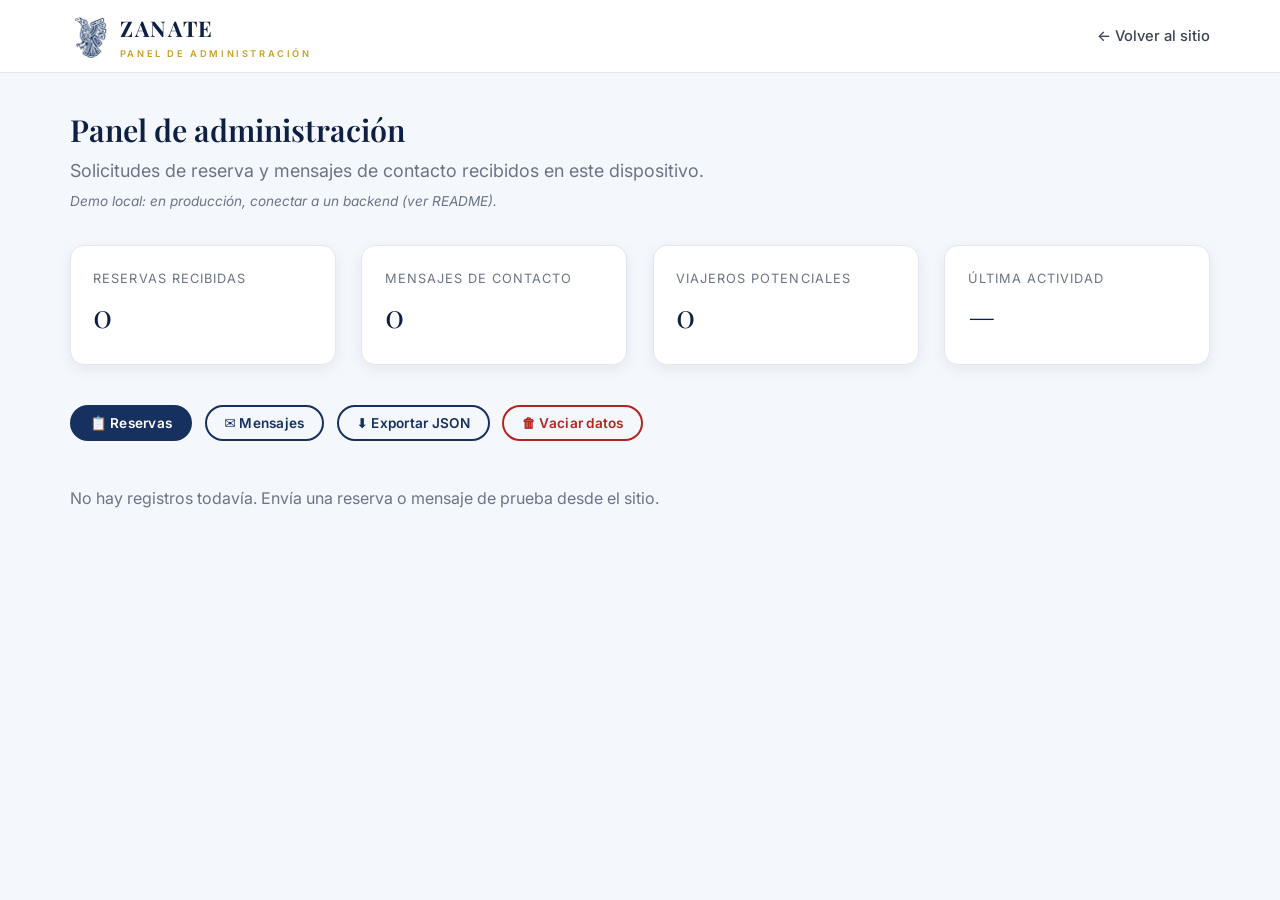
<file: admin.html>
<!DOCTYPE html>
<html lang="es">
<head>
  <meta charset="UTF-8">
  <meta name="viewport" content="width=device-width, initial-scale=1.0">
  <title>Panel de Administración · Zanate Tours</title>
  <meta name="robots" content="noindex, nofollow">
  <link rel="icon" type="image/png" href="assets/logo.png">
  <link href="https://fonts.googleapis.com/css2?family=Playfair+Display:wght@600;700&family=Inter:wght@400;500;600&display=swap" rel="stylesheet">
  <link rel="stylesheet" href="css/styles.css">
</head>
<body style="background:var(--azul-050)">
<header class="header">
  <div class="contenedor header__inner">
    <a class="marca" href="index.html">
      <img src="assets/logo.png" alt="Logotipo Zanate">
      <span class="marca__nombre">ZANATE<span class="marca__sub">Panel de administración</span></span>
    </a>
    <nav class="nav"><a href="index.html">← Volver al sitio</a></nav>
  </div>
</header>

<main class="seccion" style="padding-top:2.5rem">
  <div class="contenedor">
    <h1 style="font-size:1.9rem; margin-bottom:.5rem">Panel de administración</h1>
    <p class="lead" style="margin-bottom:2rem">Solicitudes de reserva y mensajes de contacto recibidos en este dispositivo.
      <em style="font-size:.85rem; display:block; margin-top:.3rem">Demo local: en producción, conectar a un backend (ver README).</em></p>

    <div class="grid grid--4" style="margin-bottom:2.5rem" id="tarjetas-kpi"></div>

    <div style="display:flex; gap:.8rem; margin-bottom:1.2rem; flex-wrap:wrap">
      <button class="btn btn--primario btn--sm" data-vista="reservas">📋 Reservas</button>
      <button class="btn btn--contorno btn--sm" data-vista="contactos">✉️ Mensajes</button>
      <button class="btn btn--contorno btn--sm" id="btn-exportar">⬇️ Exportar JSON</button>
      <button class="btn btn--contorno btn--sm" id="btn-limpiar" style="color:#B3261E; border-color:#B3261E">🗑 Vaciar datos</button>
    </div>

    <div style="overflow-x:auto">
      <table class="tabla" id="tabla">
        <thead></thead>
        <tbody></tbody>
      </table>
    </div>
    <p id="vacio" style="margin-top:1.5rem; color:var(--gris-500)" hidden>No hay registros todavía. Envía una reserva o mensaje de prueba desde el sitio.</p>
  </div>
</main>

<script src="js/data.js"></script>
<script>
(function () {
  const COLS = {
    reservas: ["_fecha", "nombre", "correo", "fecha", "personas", "idioma", "duracion", "intereses", "total_estimado"],
    contactos: ["_fecha", "nombre", "correo", "asunto", "mensaje"]
  };
  const TITULOS = {
    _fecha: "Recibido", nombre: "Nombre", correo: "Correo", fecha: "Fecha tour", personas: "Pax",
    idioma: "Idioma", duracion: "Duración", intereses: "Intereses", total_estimado: "Total est.",
    asunto: "Asunto", mensaje: "Mensaje"
  };
  let vista = "reservas";

  function leer(c) { return JSON.parse(localStorage.getItem("zanate_" + c) || "[]"); }

  function pintarKPIs() {
    const r = leer("reservas"), c = leer("contactos");
    const pax = r.reduce((s, x) => s + (parseInt(x.personas, 10) || 0), 0);
    const kpis = [
      ["Reservas recibidas", r.length],
      ["Mensajes de contacto", c.length],
      ["Viajeros potenciales", pax],
      ["Última actividad", (r.concat(c).slice(-1)[0] || {})._fecha ? new Date(r.concat(c).slice(-1)[0]._fecha).toLocaleDateString("es-MX") : "—"]
    ];
    document.getElementById("tarjetas-kpi").innerHTML = kpis.map(k =>
      '<div class="tarjeta" style="padding:1.4rem"><div style="font-size:.8rem; color:var(--gris-500); text-transform:uppercase; letter-spacing:.08em">' + k[0] +
      '</div><div style="font-family:var(--fuente-titulo); font-size:2rem; color:var(--azul-900)">' + k[1] + "</div></div>"
    ).join("");
  }

  function pintarTabla() {
    const datos = leer(vista);
    const cols = COLS[vista];
    document.querySelector("#tabla thead").innerHTML =
      "<tr>" + cols.map(c => "<th>" + TITULOS[c] + "</th>").join("") + "</tr>";
    document.querySelector("#tabla tbody").innerHTML = datos.map(d =>
      "<tr>" + cols.map(c => "<td>" + (c === "_fecha" && d[c] ? new Date(d[c]).toLocaleString("es-MX") : (d[c] || "—")) + "</td>").join("") + "</tr>"
    ).join("");
    document.getElementById("vacio").hidden = datos.length > 0;
    document.getElementById("tabla").style.display = datos.length ? "table" : "none";
  }

  document.querySelectorAll("[data-vista]").forEach(b => b.addEventListener("click", () => {
    vista = b.dataset.vista;
    document.querySelectorAll("[data-vista]").forEach(x => x.className = "btn btn--contorno btn--sm");
    b.className = "btn btn--primario btn--sm";
    pintarTabla();
  }));

  document.getElementById("btn-exportar").addEventListener("click", () => {
    const blob = new Blob([JSON.stringify({ reservas: leer("reservas"), contactos: leer("contactos") }, null, 2)], { type: "application/json" });
    const a = document.createElement("a");
    a.href = URL.createObjectURL(blob);
    a.download = "zanate-datos-" + new Date().toISOString().split("T")[0] + ".json";
    a.click(); URL.revokeObjectURL(a.href);
  });

  document.getElementById("btn-limpiar").addEventListener("click", () => {
    if (confirm("¿Eliminar todas las reservas y mensajes guardados en este navegador?")) {
      localStorage.removeItem("zanate_reservas");
      localStorage.removeItem("zanate_contactos");
      pintarKPIs(); pintarTabla();
    }
  });

  pintarKPIs(); pintarTabla();
})();
</script>
</body>
</html>
</file>
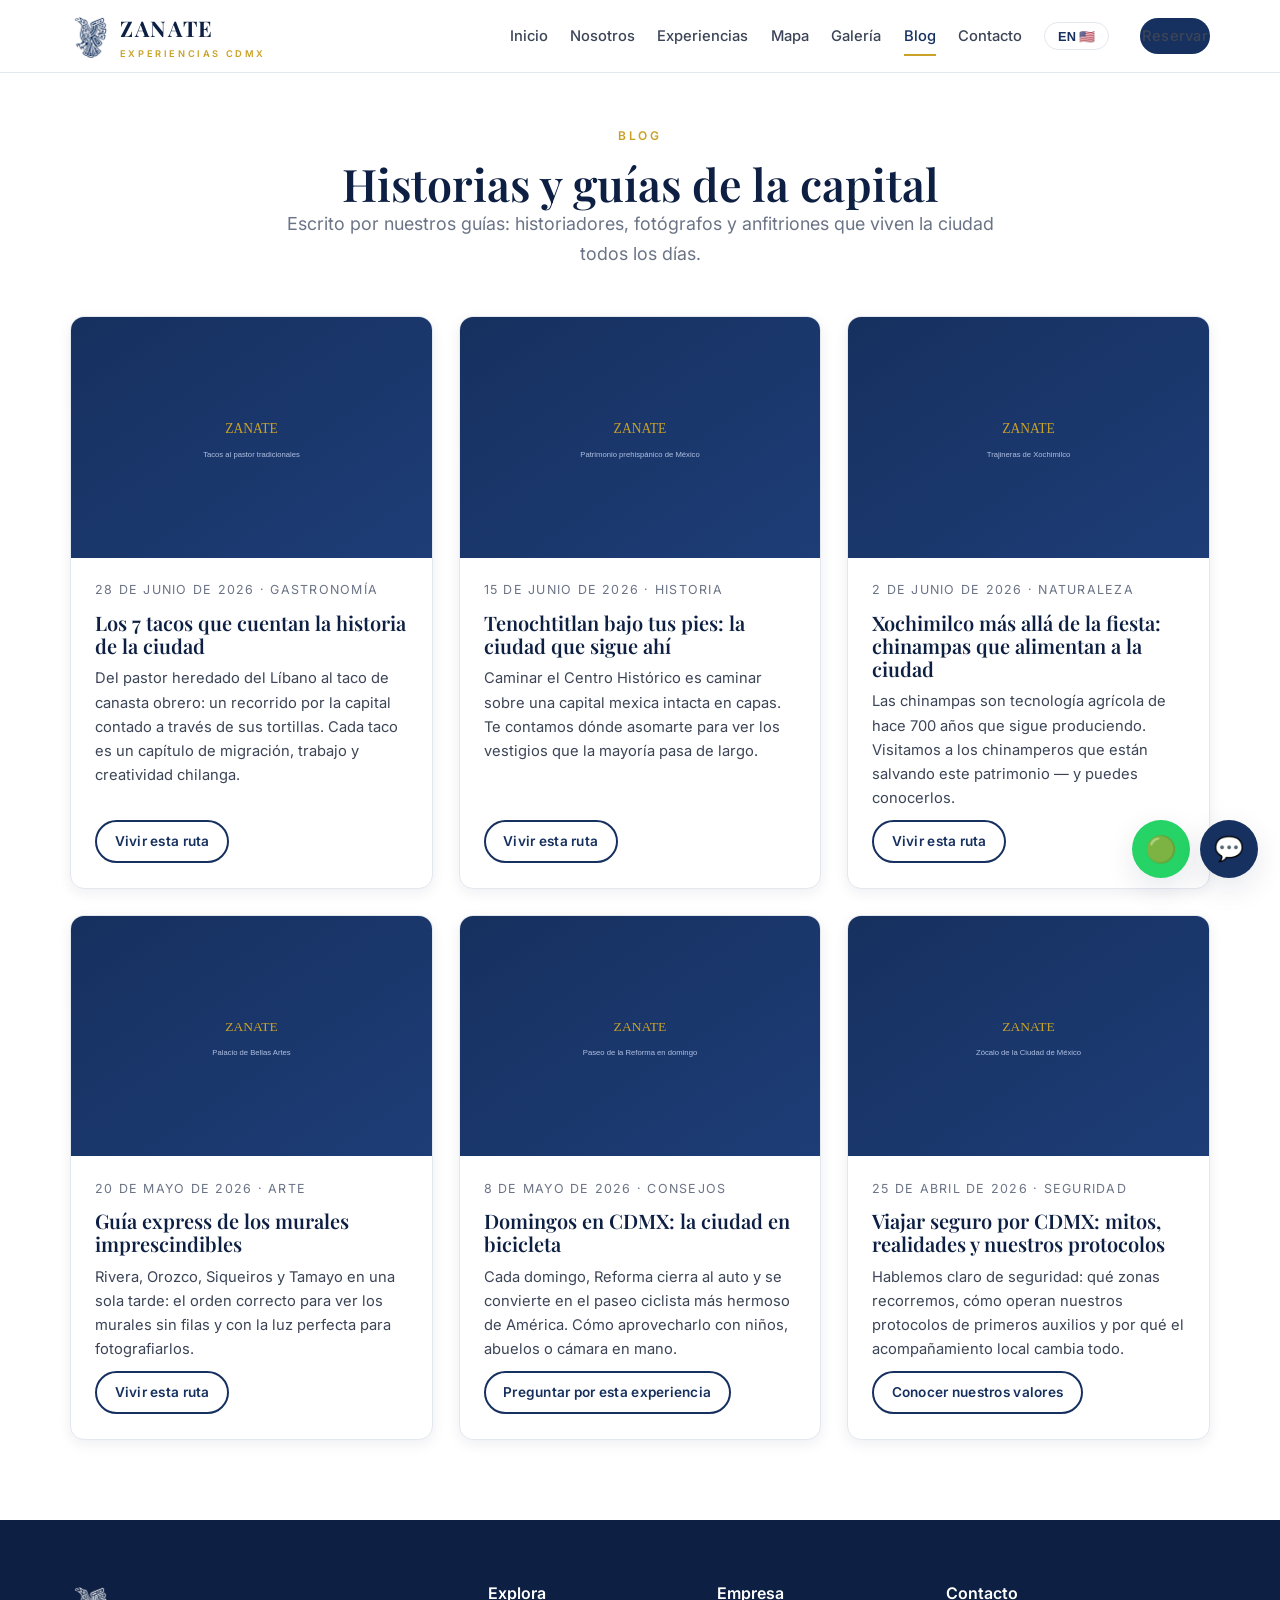
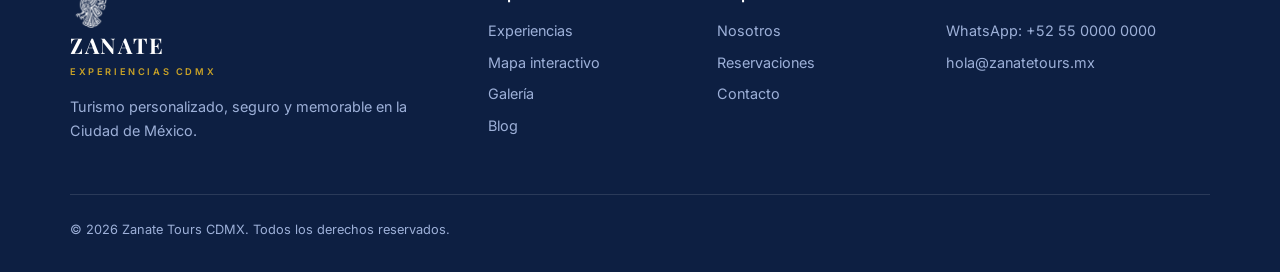
<file: blog.html>
<!DOCTYPE html>
<html lang="es">
<head>
  <meta charset="UTF-8">
  <meta name="viewport" content="width=device-width, initial-scale=1.0">
  <title>Blog de Turismo y Cultura en CDMX · Zanate Tours</title>
  <meta name="description" content="Guías, historias y consejos de expertos locales para descubrir la Ciudad de México: cultura, gastronomía, historia y experiencias auténticas.">
  <link rel="canonical" href="https://zanate-tours.vercel.app/blog.html">
  <link rel="icon" type="image/png" href="assets/logo.png">
  <link rel="preconnect" href="https://fonts.googleapis.com">
  <link rel="preconnect" href="https://fonts.gstatic.com" crossorigin>
  <link href="https://fonts.googleapis.com/css2?family=Playfair+Display:wght@500;600;700&family=Inter:wght@400;500;600;700&display=swap" rel="stylesheet">
  <link rel="stylesheet" href="css/styles.css">
</head>
<body>
<a class="skip-link" href="#contenido">Saltar al contenido principal</a>

<header class="header">
  <div class="contenedor header__inner">
    <a class="marca" href="index.html" aria-label="Zanate Tours — Inicio">
      <img src="assets/logo.png" alt="Logotipo Zanate">
      <span class="marca__nombre">ZANATE<span class="marca__sub">Experiencias CDMX</span></span>
    </a>
    <button class="nav-toggle" aria-label="Abrir menú" aria-expanded="false"><span></span><span></span><span></span></button>
    <nav class="nav" aria-label="Navegación principal">
      <a href="index.html" data-i18n="nav.inicio">Inicio</a>
      <a href="nosotros.html" data-i18n="nav.nosotros">Nosotros</a>
      <a href="experiencias.html" data-i18n="nav.experiencias">Experiencias</a>
      <a href="mapa.html" data-i18n="nav.mapa">Mapa</a>
      <a href="galeria.html" data-i18n="nav.galeria">Galería</a>
      <a href="blog.html" aria-current="page" data-i18n="nav.blog">Blog</a>
      <a href="contacto.html" data-i18n="nav.contacto">Contacto</a>
      <button class="lang-toggle" aria-label="Cambiar idioma / Switch language">EN 🇺🇸</button>
      <a class="btn btn--primario btn--sm" href="reservaciones.html" data-i18n="nav.reservar">Reservar</a>
    </nav>
  </div>
</header>

<main id="contenido">
  <section class="seccion" style="padding-top:3rem">
    <div class="contenedor">
      <div class="centrado" style="margin-bottom:3rem">
        <span class="kicker">Blog</span>
        <h1 style="font-size:clamp(1.9rem,4vw,2.8rem)">Historias y guías de la capital</h1>
        <p class="lead">Escrito por nuestros guías: historiadores, fotógrafos y anfitriones que viven la ciudad todos los días.</p>
      </div>

      <div class="grid grid--3">
        <article class="tarjeta reveal">
          <div class="tarjeta__img"><img loading="lazy" src="https://images.unsplash.com/photo-1599974579688-8dbdd335c77f?auto=format&fit=crop&w=900&q=70" alt="Tacos al pastor tradicionales"></div>
          <div class="tarjeta__cuerpo">
            <span class="articulo-fecha">28 de junio de 2026 · Gastronomía</span>
            <h3>Los 7 tacos que cuentan la historia de la ciudad</h3>
            <p style="font-size:.92rem">Del pastor heredado del Líbano al taco de canasta obrero: un recorrido por la capital contado a través de sus tortillas. Cada taco es un capítulo de migración, trabajo y creatividad chilanga.</p>
            <a class="btn btn--contorno btn--sm" href="reservaciones.html?exp=sabores">Vivir esta ruta</a>
          </div>
        </article>
        <article class="tarjeta reveal">
          <div class="tarjeta__img"><img loading="lazy" src="https://images.unsplash.com/photo-1585123334904-845d60e97b29?auto=format&fit=crop&w=900&q=70" alt="Patrimonio prehispánico de México"></div>
          <div class="tarjeta__cuerpo">
            <span class="articulo-fecha">15 de junio de 2026 · Historia</span>
            <h3>Tenochtitlan bajo tus pies: la ciudad que sigue ahí</h3>
            <p style="font-size:.92rem">Caminar el Centro Histórico es caminar sobre una capital mexica intacta en capas. Te contamos dónde asomarte para ver los vestigios que la mayoría pasa de largo.</p>
            <a class="btn btn--contorno btn--sm" href="reservaciones.html?exp=centro-historico">Vivir esta ruta</a>
          </div>
        </article>
        <article class="tarjeta reveal">
          <div class="tarjeta__img"><img loading="lazy" src="https://images.unsplash.com/photo-1547995886-6dc09384c6e6?auto=format&fit=crop&w=900&q=70" alt="Trajineras de Xochimilco"></div>
          <div class="tarjeta__cuerpo">
            <span class="articulo-fecha">2 de junio de 2026 · Naturaleza</span>
            <h3>Xochimilco más allá de la fiesta: chinampas que alimentan a la ciudad</h3>
            <p style="font-size:.92rem">Las chinampas son tecnología agrícola de hace 700 años que sigue produciendo. Visitamos a los chinamperos que están salvando este patrimonio — y puedes conocerlos.</p>
            <a class="btn btn--contorno btn--sm" href="reservaciones.html?exp=xochimilco-sur">Vivir esta ruta</a>
          </div>
        </article>
        <article class="tarjeta reveal">
          <div class="tarjeta__img"><img loading="lazy" src="https://images.unsplash.com/photo-1518659526054-190340b32735?auto=format&fit=crop&w=900&q=70" alt="Palacio de Bellas Artes"></div>
          <div class="tarjeta__cuerpo">
            <span class="articulo-fecha">20 de mayo de 2026 · Arte</span>
            <h3>Guía express de los murales imprescindibles</h3>
            <p style="font-size:.92rem">Rivera, Orozco, Siqueiros y Tamayo en una sola tarde: el orden correcto para ver los murales sin filas y con la luz perfecta para fotografiarlos.</p>
            <a class="btn btn--contorno btn--sm" href="reservaciones.html?exp=centro-historico">Vivir esta ruta</a>
          </div>
        </article>
        <article class="tarjeta reveal">
          <div class="tarjeta__img"><img loading="lazy" src="https://images.unsplash.com/photo-1547140702-e2eef29a43cf?auto=format&fit=crop&w=900&q=70" alt="Paseo de la Reforma en domingo"></div>
          <div class="tarjeta__cuerpo">
            <span class="articulo-fecha">8 de mayo de 2026 · Consejos</span>
            <h3>Domingos en CDMX: la ciudad en bicicleta</h3>
            <p style="font-size:.92rem">Cada domingo, Reforma cierra al auto y se convierte en el paseo ciclista más hermoso de América. Cómo aprovecharlo con niños, abuelos o cámara en mano.</p>
            <a class="btn btn--contorno btn--sm" href="contacto.html">Preguntar por esta experiencia</a>
          </div>
        </article>
        <article class="tarjeta reveal">
          <div class="tarjeta__img"><img loading="lazy" src="https://images.unsplash.com/photo-1512813195386-6cf811ad3542?auto=format&fit=crop&w=900&q=70" alt="Zócalo de la Ciudad de México"></div>
          <div class="tarjeta__cuerpo">
            <span class="articulo-fecha">25 de abril de 2026 · Seguridad</span>
            <h3>Viajar seguro por CDMX: mitos, realidades y nuestros protocolos</h3>
            <p style="font-size:.92rem">Hablemos claro de seguridad: qué zonas recorremos, cómo operan nuestros protocolos de primeros auxilios y por qué el acompañamiento local cambia todo.</p>
            <a class="btn btn--contorno btn--sm" href="nosotros.html">Conocer nuestros valores</a>
          </div>
        </article>
      </div>
    </div>
  </section>
</main>

<footer class="footer">
  <div class="contenedor">
    <div class="footer__grid">
      <div>
        <a class="marca" href="index.html"><img src="assets/logo.png" alt="" width="44" height="48"><span class="marca__nombre">ZANATE<span class="marca__sub">Experiencias CDMX</span></span></a>
        <p style="margin-top:1rem">Turismo personalizado, seguro y memorable en la Ciudad de México.</p>
      </div>
      <div><h4>Explora</h4><a href="experiencias.html">Experiencias</a><a href="mapa.html">Mapa interactivo</a><a href="galeria.html">Galería</a><a href="blog.html">Blog</a></div>
      <div><h4>Empresa</h4><a href="nosotros.html">Nosotros</a><a href="reservaciones.html">Reservaciones</a><a href="contacto.html">Contacto</a></div>
      <div><h4>Contacto</h4><a href="https://wa.me/525500000000">WhatsApp: +52 55 0000 0000</a><a href="mailto:hola@zanatetours.mx">hola@zanatetours.mx</a></div>
    </div>
    <div class="footer__legal"><span>© <span data-anio>2026</span> Zanate Tours CDMX. <span data-i18n="footer.derechos">Todos los derechos reservados.</span></span></div>
  </div>
</footer>

<a class="wa-boton" href="https://wa.me/525500000000" aria-label="Escríbenos por WhatsApp" target="_blank" rel="noopener">🟢</a>
<script src="js/data.js"></script>
<script src="js/main.js"></script>
</body>
</html>
</file>
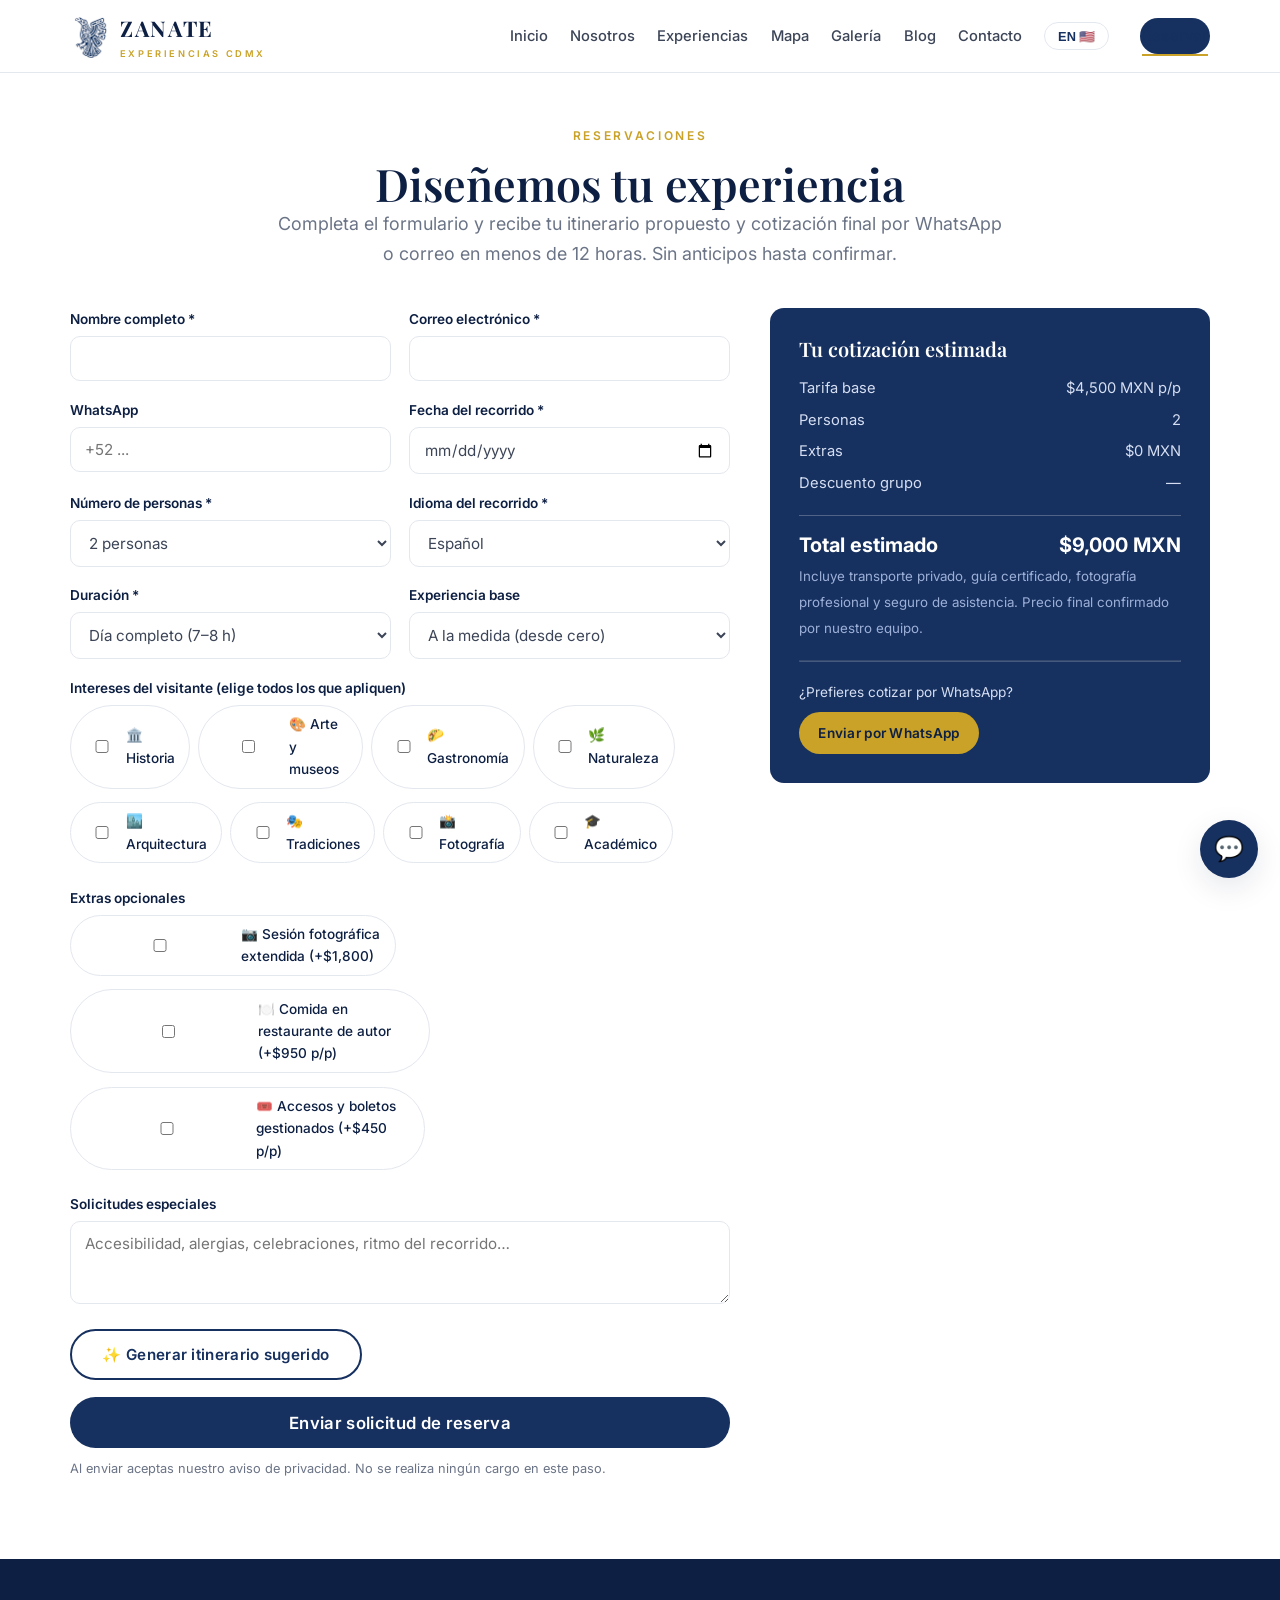
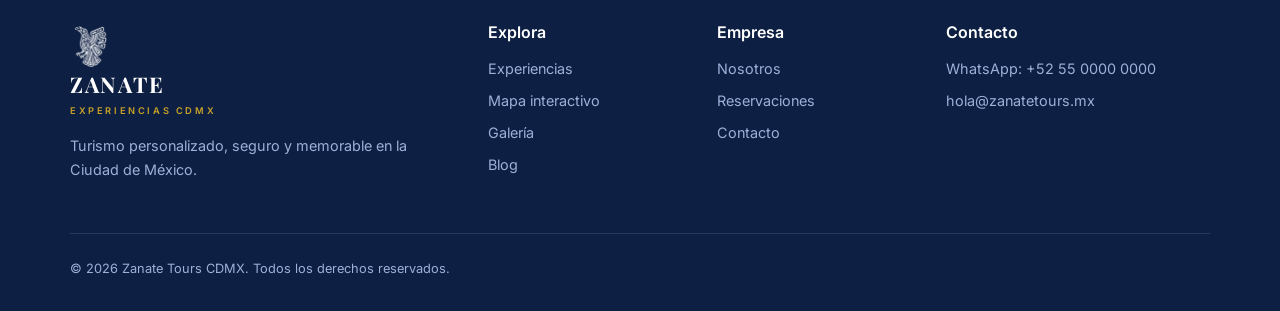
<file: reservaciones.html>
<!DOCTYPE html>
<html lang="es">
<head>
  <meta charset="UTF-8">
  <meta name="viewport" content="width=device-width, initial-scale=1.0">
  <title>Reservaciones · Cotiza tu Tour Privado en CDMX · Zanate Tours</title>
  <meta name="description" content="Reserva tu experiencia personalizada en Ciudad de México: elige fecha, personas, idioma e intereses. Calculadora de costos en tiempo real y confirmación en menos de 12 horas.">
  <link rel="canonical" href="https://zanate-tours.vercel.app/reservaciones.html">
  <link rel="icon" type="image/png" href="assets/logo.png">
  <link rel="preconnect" href="https://fonts.googleapis.com">
  <link rel="preconnect" href="https://fonts.gstatic.com" crossorigin>
  <link href="https://fonts.googleapis.com/css2?family=Playfair+Display:wght@500;600;700&family=Inter:wght@400;500;600;700&display=swap" rel="stylesheet">
  <link rel="stylesheet" href="css/styles.css">
</head>
<body>
<a class="skip-link" href="#contenido">Saltar al contenido principal</a>

<header class="header">
  <div class="contenedor header__inner">
    <a class="marca" href="index.html" aria-label="Zanate Tours — Inicio">
      <img src="assets/logo.png" alt="Logotipo Zanate">
      <span class="marca__nombre">ZANATE<span class="marca__sub">Experiencias CDMX</span></span>
    </a>
    <button class="nav-toggle" aria-label="Abrir menú" aria-expanded="false"><span></span><span></span><span></span></button>
    <nav class="nav" aria-label="Navegación principal">
      <a href="index.html" data-i18n="nav.inicio">Inicio</a>
      <a href="nosotros.html" data-i18n="nav.nosotros">Nosotros</a>
      <a href="experiencias.html" data-i18n="nav.experiencias">Experiencias</a>
      <a href="mapa.html" data-i18n="nav.mapa">Mapa</a>
      <a href="galeria.html" data-i18n="nav.galeria">Galería</a>
      <a href="blog.html" data-i18n="nav.blog">Blog</a>
      <a href="contacto.html" data-i18n="nav.contacto">Contacto</a>
      <button class="lang-toggle" aria-label="Cambiar idioma / Switch language">EN 🇺🇸</button>
      <a class="btn btn--primario btn--sm" href="reservaciones.html" aria-current="page" data-i18n="nav.reservar">Reservar</a>
    </nav>
  </div>
</header>

<main id="contenido">
  <section class="seccion" style="padding-top:3rem">
    <div class="contenedor">
      <div class="centrado" style="margin-bottom:2.5rem">
        <span class="kicker">Reservaciones</span>
        <h1 style="font-size:clamp(1.9rem,4vw,2.8rem)">Diseñemos tu experiencia</h1>
        <p class="lead">Completa el formulario y recibe tu itinerario propuesto y cotización final por WhatsApp o correo en menos de 12 horas. Sin anticipos hasta confirmar.</p>
      </div>

      <div class="grid" style="grid-template-columns: 1.5fr 1fr; gap:2.5rem; align-items:start">
        <form class="form form--2col" id="form-reserva" novalidate>
          <div class="campo">
            <label for="nombre">Nombre completo *</label>
            <input type="text" id="nombre" name="nombre" required autocomplete="name">
          </div>
          <div class="campo">
            <label for="correo">Correo electrónico *</label>
            <input type="email" id="correo" name="correo" required autocomplete="email">
          </div>
          <div class="campo">
            <label for="whatsapp">WhatsApp</label>
            <input type="tel" id="whatsapp" name="whatsapp" placeholder="+52 ..." autocomplete="tel">
          </div>
          <div class="campo">
            <label for="fecha">Fecha del recorrido *</label>
            <input type="date" id="fecha" name="fecha" required>
          </div>
          <div class="campo">
            <label for="personas">Número de personas *</label>
            <select id="personas" name="personas" required>
              <option value="1">1 persona</option>
              <option value="2" selected>2 personas</option>
              <option value="3">3 personas</option>
              <option value="4">4 personas</option>
              <option value="5">5 personas</option>
              <option value="6">6 personas</option>
              <option value="8">7–8 personas</option>
              <option value="10">9–10 personas</option>
            </select>
          </div>
          <div class="campo">
            <label for="idioma">Idioma del recorrido *</label>
            <select id="idioma" name="idioma" required>
              <option value="es">Español</option>
              <option value="en">English</option>
              <option value="ambos">Bilingüe / Bilingual</option>
            </select>
          </div>
          <div class="campo">
            <label for="duracion">Duración *</label>
            <select id="duracion" name="duracion" required>
              <option value="medio">Medio día (4–5 h)</option>
              <option value="completo" selected>Día completo (7–8 h)</option>
              <option value="multi">Varios días (cotización especial)</option>
            </select>
          </div>
          <div class="campo">
            <label for="experiencia">Experiencia base</label>
            <select id="experiencia" name="experiencia">
              <option value="">A la medida (desde cero)</option>
            </select>
          </div>
          <div class="campo span-2">
            <label>Intereses del visitante (elige todos los que apliquen)</label>
            <div class="checks" id="intereses">
              <label><input type="checkbox" name="interes" value="historia"> 🏛️ Historia</label>
              <label><input type="checkbox" name="interes" value="arte"> 🎨 Arte y museos</label>
              <label><input type="checkbox" name="interes" value="gastronomia"> 🌮 Gastronomía</label>
              <label><input type="checkbox" name="interes" value="naturaleza"> 🌿 Naturaleza</label>
              <label><input type="checkbox" name="interes" value="arquitectura"> 🏙️ Arquitectura</label>
              <label><input type="checkbox" name="interes" value="tradiciones"> 🎭 Tradiciones</label>
              <label><input type="checkbox" name="interes" value="fotografia"> 📸 Fotografía</label>
              <label><input type="checkbox" name="interes" value="academico"> 🎓 Académico</label>
            </div>
          </div>
          <div class="campo span-2">
            <label>Extras opcionales</label>
            <div class="checks">
              <label><input type="checkbox" class="extra" value="foto-extendida" data-precio="1800"> 📷 Sesión fotográfica extendida (+$1,800)</label>
              <label><input type="checkbox" class="extra" value="comida-gourmet" data-precio="950"> 🍽️ Comida en restaurante de autor (+$950 p/p)</label>
              <label><input type="checkbox" class="extra" value="accesos" data-precio="450"> 🎟️ Accesos y boletos gestionados (+$450 p/p)</label>
            </div>
          </div>
          <div class="campo span-2">
            <label for="solicitudes">Solicitudes especiales</label>
            <textarea id="solicitudes" name="solicitudes" rows="3" placeholder="Accesibilidad, alergias, celebraciones, ritmo del recorrido…"></textarea>
          </div>
          <div class="span-2" id="zona-itinerario" hidden>
            <div class="aviso-ok" style="background:var(--azul-050); border-color:var(--azul-100); color:var(--gris-700)">
              <strong style="color:var(--azul)">🗺️ Sitios de tu itinerario del mapa:</strong>
              <span id="sitios-itinerario"></span>
            </div>
          </div>
          <div class="span-2">
            <button type="button" class="btn btn--contorno" id="btn-generar">✨ Generar itinerario sugerido</button>
          </div>
          <div class="span-2" id="itinerario-generado" hidden></div>
          <div class="span-2">
            <button type="submit" class="btn btn--primario" style="width:100%; justify-content:center; font-size:1.05rem">Enviar solicitud de reserva</button>
            <p style="font-size:.8rem; color:var(--gris-500); margin-top:.6rem">Al enviar aceptas nuestro aviso de privacidad. No se realiza ningún cargo en este paso.</p>
          </div>
          <div class="span-2" id="confirmacion" hidden></div>
        </form>

        <aside class="panel-resumen" aria-live="polite">
          <h3>Tu cotización estimada</h3>
          <dl>
            <div><dt>Tarifa base</dt><dd id="c-base">—</dd></div>
            <div><dt>Personas</dt><dd id="c-personas">2</dd></div>
            <div><dt>Extras</dt><dd id="c-extras">$0</dd></div>
            <div><dt>Descuento grupo</dt><dd id="c-descuento">—</dd></div>
            <div class="total"><dt>Total estimado</dt><dd id="c-total">$0 MXN</dd></div>
          </dl>
          <small>Incluye transporte privado, guía certificado, fotografía profesional y seguro de asistencia. Precio final confirmado por nuestro equipo.</small>
          <hr style="border-color:rgba(255,255,255,.2); margin:1.2rem 0">
          <p style="font-size:.85rem">¿Prefieres cotizar por WhatsApp?</p>
          <a class="btn btn--oro btn--sm" id="wa-cotizar" href="https://wa.me/525500000000" target="_blank" rel="noopener" style="margin-top:.5rem">Enviar por WhatsApp</a>
        </aside>
      </div>
    </div>
  </section>
</main>

<footer class="footer">
  <div class="contenedor">
    <div class="footer__grid">
      <div>
        <a class="marca" href="index.html"><img src="assets/logo.png" alt="" width="44" height="48"><span class="marca__nombre">ZANATE<span class="marca__sub">Experiencias CDMX</span></span></a>
        <p style="margin-top:1rem">Turismo personalizado, seguro y memorable en la Ciudad de México.</p>
      </div>
      <div><h4>Explora</h4><a href="experiencias.html">Experiencias</a><a href="mapa.html">Mapa interactivo</a><a href="galeria.html">Galería</a><a href="blog.html">Blog</a></div>
      <div><h4>Empresa</h4><a href="nosotros.html">Nosotros</a><a href="reservaciones.html">Reservaciones</a><a href="contacto.html">Contacto</a></div>
      <div><h4>Contacto</h4><a href="https://wa.me/525500000000">WhatsApp: +52 55 0000 0000</a><a href="mailto:hola@zanatetours.mx">hola@zanatetours.mx</a></div>
    </div>
    <div class="footer__legal"><span>© <span data-anio>2026</span> Zanate Tours CDMX. <span data-i18n="footer.derechos">Todos los derechos reservados.</span></span></div>
  </div>
</footer>

<script src="js/data.js"></script>
<script src="js/main.js"></script>
<script>
(function () {
  const PRECIOS = { medio: 2800, completo: 4500, multi: 4500 };
  const form = document.getElementById("form-reserva");
  const fmt = n => "$" + n.toLocaleString("es-MX") + " MXN";

  // Fecha mínima: mañana
  const fecha = document.getElementById("fecha");
  const manana = new Date(Date.now() + 86400000);
  fecha.min = manana.toISOString().split("T")[0];

  // Poblar experiencias base + preselección desde ?exp=
  const selExp = document.getElementById("experiencia");
  ZANATE_EXPERIENCIAS.forEach(ex => {
    const o = document.createElement("option");
    o.value = ex.id; o.textContent = ex.nombre + " (" + ex.duracion + ")";
    selExp.appendChild(o);
  });
  const param = new URLSearchParams(location.search).get("exp");
  if (param) selExp.value = param;

  // Mostrar sitios elegidos en el mapa
  function pintarSitiosItinerario() {
    const ids = ZANATE_ITINERARIO.obtener();
    const zona = document.getElementById("zona-itinerario");
    if (!ids.length) { zona.hidden = true; return; }
    zona.hidden = false;
    document.getElementById("sitios-itinerario").textContent =
      ids.map(id => (ZANATE_SITIOS.find(s => s.id === id) || {}).nombre).filter(Boolean).join(" · ");
  }
  pintarSitiosItinerario();

  // ---------- Calculadora en tiempo real ----------
  function calcular() {
    const personas = parseInt(document.getElementById("personas").value, 10);
    const dur = document.getElementById("duracion").value;
    const base = PRECIOS[dur];
    let extrasPP = 0, extrasFijos = 0;
    document.querySelectorAll(".extra:checked").forEach(e => {
      const p = parseInt(e.dataset.precio, 10);
      if (e.value === "foto-extendida") extrasFijos += p; else extrasPP += p;
    });
    // Descuento por grupo: 5% desde 4 personas, 10% desde 6
    const desc = personas >= 6 ? 0.10 : personas >= 4 ? 0.05 : 0;
    const subtotal = (base + extrasPP) * personas + extrasFijos;
    const total = Math.round(subtotal * (1 - desc));

    document.getElementById("c-base").textContent = fmt(base) + " p/p";
    document.getElementById("c-personas").textContent = personas;
    document.getElementById("c-extras").textContent = fmt(extrasPP * personas + extrasFijos);
    document.getElementById("c-descuento").textContent = desc ? "−" + (desc * 100) + "%" : "—";
    document.getElementById("c-total").textContent = fmt(total) + (dur === "multi" ? " / día" : "");

    // Link de WhatsApp con resumen
    const msg = "Hola, quiero cotizar: " + personas + " personas, " +
      (dur === "medio" ? "medio día" : dur === "completo" ? "día completo" : "varios días") +
      ", total estimado " + fmt(total) + ".";
    document.getElementById("wa-cotizar").href = "https://wa.me/525500000000?text=" + encodeURIComponent(msg);
    return total;
  }
  form.addEventListener("input", calcular);
  calcular();

  // ---------- Generador de itinerarios ----------
  const MAPEO = {
    historia: ["zocalo", "templo-mayor", "chapultepec"],
    arte: ["bellas-artes", "antropologia", "coyoacan"],
    gastronomia: ["coyoacan", "zocalo", "xochimilco"],
    naturaleza: ["xochimilco", "chapultepec"],
    arquitectura: ["bellas-artes", "revolucion", "angel"],
    tradiciones: ["basilica", "xochimilco", "coyoacan"],
    fotografia: ["angel", "revolucion", "bellas-artes"],
    academico: ["antropologia", "templo-mayor", "chapultepec"]
  };
  document.getElementById("btn-generar").addEventListener("click", function () {
    const marcados = [...document.querySelectorAll('#intereses input:checked')].map(i => i.value);
    const delMapa = ZANATE_ITINERARIO.obtener();
    const dur = document.getElementById("duracion").value;
    const limite = dur === "medio" ? 3 : 5;

    // Prioridad: sitios elegidos en el mapa, luego los derivados de intereses
    const ids = [...delMapa];
    (marcados.length ? marcados : ["historia", "arte"]).forEach(interes => {
      (MAPEO[interes] || []).forEach(id => { if (!ids.includes(id)) ids.push(id); });
    });
    const ruta = ids.slice(0, limite).map(id => ZANATE_SITIOS.find(s => s.id === id)).filter(Boolean);

    const horas = ["9:00", "11:00", "13:30", "15:30", "17:30"];
    const zona = document.getElementById("itinerario-generado");
    zona.hidden = false;
    zona.innerHTML = '<div class="aviso-ok" style="background:var(--azul-050); border-color:var(--azul-100); color:var(--gris-700)">' +
      '<strong style="color:var(--azul)">✨ Itinerario sugerido (' + (dur === "medio" ? "medio día" : "día completo") + '):</strong><ol style="margin:.6rem 0 0 1.2rem">' +
      ruta.map((s, i) => "<li><strong>" + horas[i] + "</strong> — " + s.nombre + " <em style='color:var(--gris-500)'>(" + s.tip.split(";")[0].split(".")[0] + ")</em></li>").join("") +
      "</ol><p style='margin-top:.6rem; font-size:.85rem'>Incluye traslados en van ejecutiva entre cada punto y paradas fotográficas. Nuestro equipo lo afinará contigo antes de confirmar.</p></div>";
    zona.scrollIntoView({ behavior: "smooth", block: "nearest" });
  });

  // ---------- Envío (demo: guarda localmente) ----------
  form.addEventListener("submit", function (e) {
    e.preventDefault();
    if (!form.reportValidity()) return;
    const datos = Object.fromEntries(new FormData(form).entries());
    datos.intereses = [...document.querySelectorAll('#intereses input:checked')].map(i => i.value).join(", ");
    datos.extras = [...document.querySelectorAll('.extra:checked')].map(i => i.value).join(", ");
    datos.sitios_mapa = ZANATE_ITINERARIO.obtener().join(", ");
    datos.total_estimado = document.getElementById("c-total").textContent;
    ZANATE_GUARDAR("reservas", datos);
    ZANATE_ITINERARIO.limpiar();

    const conf = document.getElementById("confirmacion");
    conf.hidden = false;
    conf.innerHTML = '<div class="aviso-ok">✅ <strong>¡Solicitud recibida!</strong> Te contactaremos en menos de 12 horas por WhatsApp o correo con tu itinerario propuesto y cotización final. <br><small>Folio: HZ-' + Date.now().toString().slice(-6) + "</small></div>";
    form.reset(); calcular(); pintarSitiosItinerario();
    conf.scrollIntoView({ behavior: "smooth", block: "nearest" });
  });
})();
</script>
</body>
</html>
</file>
<file: css/styles.css>
/* ============================================================
   ZANATE — Turismo Personalizado CDMX
   Sistema de diseño: azul profundo + blanco, estilo premium
   ============================================================ */
:root {
  --azul: #16305F;
  --azul-900: #0D1F42;
  --azul-700: #1E3D77;
  --azul-100: #E8EDF7;
  --azul-050: #F4F7FC;
  --oro: #C9A227;
  --blanco: #FFFFFF;
  --gris-700: #3C4557;
  --gris-500: #6B7486;
  --gris-200: #E3E7EE;
  --sombra: 0 10px 30px rgba(13, 31, 66, 0.10);
  --sombra-suave: 0 4px 14px rgba(13, 31, 66, 0.07);
  --radio: 14px;
  --fuente-titulo: "Playfair Display", Georgia, serif;
  --fuente-texto: "Inter", "Segoe UI", system-ui, sans-serif;
  --ancho-max: 1180px;
}

* { margin: 0; padding: 0; box-sizing: border-box; }
html { scroll-behavior: smooth; }
body {
  font-family: var(--fuente-texto);
  color: var(--gris-700);
  background: var(--blanco);
  line-height: 1.65;
  -webkit-font-smoothing: antialiased;
}
img { max-width: 100%; display: block; }
a { color: var(--azul); text-decoration: none; }
h1, h2, h3, h4 { font-family: var(--fuente-titulo); color: var(--azul-900); line-height: 1.15; font-weight: 600; }
h1 { font-size: clamp(2.2rem, 5vw, 3.6rem); }
h2 { font-size: clamp(1.7rem, 3.5vw, 2.4rem); }
h3 { font-size: 1.25rem; }

.contenedor { max-width: var(--ancho-max); margin: 0 auto; padding: 0 1.25rem; }
.seccion { padding: 5rem 0; }
.seccion--azul { background: var(--azul); color: #DCE4F5; }
.seccion--azul h2, .seccion--azul h3 { color: var(--blanco); }
.seccion--suave { background: var(--azul-050); }
.centrado { text-align: center; }

.kicker {
  display: inline-block; letter-spacing: 0.22em; text-transform: uppercase;
  font-size: 0.75rem; font-weight: 600; color: var(--oro); margin-bottom: 0.75rem;
}
.lead { font-size: 1.12rem; color: var(--gris-500); max-width: 46rem; }
.centrado .lead { margin: 0 auto; }

/* ---------- Accesibilidad ---------- */
.skip-link {
  position: absolute; left: -999px; top: 0; background: var(--azul); color: #fff;
  padding: 0.6rem 1rem; z-index: 200; border-radius: 0 0 8px 0;
}
.skip-link:focus { left: 0; }
:focus-visible { outline: 3px solid var(--oro); outline-offset: 2px; }
@media (prefers-reduced-motion: reduce) {
  *, *::before, *::after { animation: none !important; transition: none !important; }
  html { scroll-behavior: auto; }
}
.sr-only {
  position: absolute; width: 1px; height: 1px; overflow: hidden;
  clip: rect(0 0 0 0); white-space: nowrap;
}

/* ---------- Botones ---------- */
.btn {
  display: inline-flex; align-items: center; gap: 0.5rem;
  padding: 0.85rem 1.9rem; border-radius: 999px; font-weight: 600;
  font-size: 0.95rem; letter-spacing: 0.02em; cursor: pointer;
  border: 2px solid transparent; transition: transform .18s ease, box-shadow .18s ease, background .18s ease;
  font-family: var(--fuente-texto);
}
.btn:hover { transform: translateY(-2px); box-shadow: var(--sombra); }
.btn--primario { background: var(--azul); color: #fff; }
.btn--primario:hover { background: var(--azul-700); }
.btn--oro { background: var(--oro); color: var(--azul-900); }
.btn--fantasma { background: transparent; color: var(--blanco); border-color: rgba(255,255,255,.7); }
.btn--fantasma:hover { background: rgba(255,255,255,.12); }
.btn--contorno { background: transparent; color: var(--azul); border-color: var(--azul); }
.btn--contorno:hover { background: var(--azul-100); }
.btn--sm { padding: 0.5rem 1.1rem; font-size: 0.85rem; }

/* ---------- Header ---------- */
.header {
  position: sticky; top: 0; z-index: 100;
  background: rgba(255,255,255,.94); backdrop-filter: blur(12px);
  border-bottom: 1px solid var(--gris-200);
}
.header__inner { display: flex; align-items: center; justify-content: space-between; height: 72px; }
.marca { display: flex; align-items: center; gap: 0.65rem; }
.marca img { height: 44px; width: auto; }
.marca__nombre { font-family: var(--fuente-titulo); font-size: 1.35rem; font-weight: 700; color: var(--azul-900); letter-spacing: 0.08em; }
.marca__sub { display: block; font-family: var(--fuente-texto); font-size: 0.58rem; letter-spacing: 0.28em; text-transform: uppercase; color: var(--oro); font-weight: 600; }

.nav { display: flex; align-items: center; gap: 1.4rem; }
.nav a { font-size: 0.92rem; font-weight: 500; color: var(--gris-700); position: relative; padding: 0.25rem 0; }
.nav a:hover, .nav a[aria-current="page"] { color: var(--azul); }
.nav a[aria-current="page"]::after {
  content: ""; position: absolute; left: 0; right: 0; bottom: -4px; height: 2px; background: var(--oro);
}
.nav .btn { margin-left: 0.5rem; }

.lang-toggle {
  border: 1px solid var(--gris-200); background: #fff; border-radius: 999px;
  padding: 0.35rem 0.8rem; font-size: 0.8rem; font-weight: 600; cursor: pointer; color: var(--azul);
}
.nav-toggle { display: none; background: none; border: 0; cursor: pointer; padding: 0.5rem; }
.nav-toggle span { display: block; width: 24px; height: 2px; background: var(--azul-900); margin: 5px 0; transition: .2s; }

@media (max-width: 900px) {
  .nav-toggle { display: block; }
  .nav {
    position: fixed; inset: 72px 0 auto 0; background: #fff; flex-direction: column;
    padding: 1.5rem; gap: 1rem; border-bottom: 1px solid var(--gris-200);
    transform: translateY(-130%); transition: transform .25s ease; box-shadow: var(--sombra);
  }
  .nav.abierto { transform: translateY(0); }
}

/* ---------- Hero ---------- */
.hero {
  position: relative; min-height: 88vh; display: flex; align-items: center;
  color: #fff; overflow: hidden; background: var(--azul-900);
}
.hero__media { position: absolute; inset: 0; }
.hero__media img { width: 100%; height: 100%; object-fit: cover; opacity: .55; }
.hero__media::after {
  content: ""; position: absolute; inset: 0;
  background: linear-gradient(115deg, rgba(13,31,66,.92) 0%, rgba(13,31,66,.55) 55%, rgba(13,31,66,.25) 100%);
}
.hero__contenido { position: relative; z-index: 2; max-width: 640px; padding: 6rem 0; }
.hero__contenido h1 { color: #fff; margin: 0.5rem 0 1.2rem; }
.hero__contenido .lead { color: #C7D2EA; margin-bottom: 2.2rem; }
.hero__acciones { display: flex; gap: 1rem; flex-wrap: wrap; }
.hero__badges { display: flex; gap: 1.6rem; margin-top: 3rem; flex-wrap: wrap; }
.hero__badges div { font-size: 0.85rem; color: #AFC0E2; }
.hero__badges strong { display: block; font-size: 1.4rem; color: #fff; font-family: var(--fuente-titulo); }

/* Hero interior (páginas secundarias) */
.hero--interno { min-height: 44vh; }
.hero--interno .hero__contenido { padding: 4rem 0 3rem; }

/* ---------- Tarjetas ---------- */
.grid { display: grid; gap: 1.6rem; }
.grid--3 { grid-template-columns: repeat(3, 1fr); }
.grid--2 { grid-template-columns: repeat(2, 1fr); }
.grid--4 { grid-template-columns: repeat(4, 1fr); }
@media (max-width: 960px) { .grid--3, .grid--4 { grid-template-columns: repeat(2, 1fr); } }
@media (max-width: 620px) { .grid--3, .grid--2, .grid--4 { grid-template-columns: 1fr; } }

.tarjeta {
  background: #fff; border-radius: var(--radio); overflow: hidden;
  box-shadow: var(--sombra-suave); border: 1px solid var(--gris-200);
  transition: transform .2s ease, box-shadow .2s ease;
  display: flex; flex-direction: column;
}
.tarjeta:hover { transform: translateY(-6px); box-shadow: var(--sombra); }
.tarjeta__img { aspect-ratio: 3 / 2; overflow: hidden; background: var(--azul-100); }
.tarjeta__img img { width: 100%; height: 100%; object-fit: cover; transition: transform .4s ease; }
.tarjeta:hover .tarjeta__img img { transform: scale(1.05); }
.tarjeta__cuerpo { padding: 1.4rem 1.5rem 1.6rem; display: flex; flex-direction: column; gap: 0.6rem; flex: 1; }
.tarjeta__meta { display: flex; gap: 0.8rem; flex-wrap: wrap; font-size: 0.78rem; color: var(--gris-500); }
.chip {
  background: var(--azul-100); color: var(--azul); border-radius: 999px;
  padding: 0.2rem 0.7rem; font-size: 0.74rem; font-weight: 600;
}
.chip--oro { background: #F7EFD4; color: #8A6D0B; }
.tarjeta .btn { align-self: flex-start; margin-top: auto; }

/* Servicio (ícono) */
.servicio { text-align: center; padding: 2.2rem 1.6rem; }
.servicio__icono {
  width: 64px; height: 64px; margin: 0 auto 1.1rem; border-radius: 50%;
  background: var(--azul-100); display: flex; align-items: center; justify-content: center;
  font-size: 1.7rem;
}
.seccion--azul .servicio { background: rgba(255,255,255,.05); border-radius: var(--radio); border: 1px solid rgba(255,255,255,.12); }
.seccion--azul .servicio p { color: #B9C7E4; font-size: 0.92rem; }
.seccion--azul .servicio__icono { background: rgba(255,255,255,.12); }

/* ---------- Testimonios ---------- */
.testimonio {
  background: #fff; border-radius: var(--radio); padding: 2rem;
  box-shadow: var(--sombra-suave); border-top: 3px solid var(--oro);
}
.testimonio__estrellas { color: var(--oro); letter-spacing: 0.15em; margin-bottom: 0.7rem; }
.testimonio blockquote { font-style: italic; color: var(--gris-700); margin-bottom: 1rem; }
.testimonio figcaption { font-size: 0.85rem; color: var(--gris-500); font-weight: 600; }

/* ---------- Galería ---------- */
.filtros { display: flex; gap: 0.6rem; flex-wrap: wrap; justify-content: center; margin: 2rem 0; }
.filtro {
  border: 1px solid var(--gris-200); background: #fff; border-radius: 999px;
  padding: 0.45rem 1.2rem; font-size: 0.85rem; cursor: pointer; font-weight: 500; color: var(--gris-700);
}
.filtro[aria-pressed="true"] { background: var(--azul); color: #fff; border-color: var(--azul); }
.galeria { columns: 3 280px; column-gap: 1.2rem; }
.galeria figure { break-inside: avoid; margin-bottom: 1.2rem; border-radius: var(--radio); overflow: hidden; position: relative; cursor: zoom-in; }
.galeria img { transition: transform .35s; width: 100%; }
.galeria figure:hover img { transform: scale(1.04); }
.galeria figcaption {
  position: absolute; inset: auto 0 0 0; padding: 2rem 1rem 0.8rem;
  background: linear-gradient(transparent, rgba(13,31,66,.85)); color: #fff; font-size: 0.85rem;
}

.lightbox {
  position: fixed; inset: 0; background: rgba(13,31,66,.95); z-index: 300;
  display: none; align-items: center; justify-content: center; padding: 2rem;
}
.lightbox.abierto { display: flex; }
.lightbox img { max-height: 85vh; max-width: 92vw; border-radius: 8px; }
.lightbox__cerrar {
  position: absolute; top: 1.2rem; right: 1.6rem; background: none; border: 0;
  color: #fff; font-size: 2.2rem; cursor: pointer; line-height: 1;
}

/* ---------- Formularios ---------- */
.form { display: grid; gap: 1.1rem; }
.form--2col { grid-template-columns: 1fr 1fr; }
.form--2col .span-2 { grid-column: span 2; }
@media (max-width: 640px) { .form--2col { grid-template-columns: 1fr; } .form--2col .span-2 { grid-column: span 1; } }
.campo label { display: block; font-size: 0.85rem; font-weight: 600; color: var(--azul-900); margin-bottom: 0.35rem; }
.campo input, .campo select, .campo textarea {
  width: 100%; padding: 0.75rem 0.9rem; border: 1px solid var(--gris-200);
  border-radius: 10px; font-family: inherit; font-size: 0.95rem; background: #fff; color: var(--gris-700);
}
.campo input:focus, .campo select:focus, .campo textarea:focus { border-color: var(--azul); }
.checks { display: flex; flex-wrap: wrap; gap: 0.5rem; }
.checks label {
  display: inline-flex; align-items: center; gap: 0.4rem; border: 1px solid var(--gris-200);
  padding: 0.45rem 0.9rem; border-radius: 999px; font-size: 0.85rem; cursor: pointer; font-weight: 500;
}
.checks input { accent-color: var(--azul); }
.checks label:has(input:checked) { background: var(--azul); color: #fff; border-color: var(--azul); }

/* ---------- Calculadora / resumen ---------- */
.panel-resumen {
  background: var(--azul); color: #D5DEF2; border-radius: var(--radio);
  padding: 1.8rem; position: sticky; top: 96px;
}
.panel-resumen h3 { color: #fff; margin-bottom: 1rem; }
.panel-resumen dl { display: grid; gap: 0.45rem; font-size: 0.92rem; }
.panel-resumen dl div { display: flex; justify-content: space-between; gap: 1rem; }
.panel-resumen .total { border-top: 1px solid rgba(255,255,255,.25); margin-top: 0.8rem; padding-top: 0.8rem; font-size: 1.25rem; color: #fff; font-weight: 700; }
.panel-resumen small { color: #9DB0D8; }

/* ---------- Mapa ---------- */
.mapa-layout { display: grid; grid-template-columns: 1.6fr 1fr; gap: 1.5rem; align-items: start; }
@media (max-width: 900px) { .mapa-layout { grid-template-columns: 1fr; } }
#mapa { height: 620px; border-radius: var(--radio); box-shadow: var(--sombra); z-index: 1; }
@media (max-width: 900px) { #mapa { height: 440px; } }
.popup-sitio { font-family: var(--fuente-texto); }
.popup-sitio img { border-radius: 8px; margin-bottom: 0.5rem; aspect-ratio: 16/9; object-fit: cover; }
.popup-sitio h4 { font-family: var(--fuente-titulo); font-size: 1.05rem; color: var(--azul-900); margin-bottom: 0.3rem; }
.popup-sitio p { font-size: 0.8rem; margin-bottom: 0.4rem; }
.popup-sitio .datos { font-size: 0.75rem; color: var(--gris-500); margin-bottom: 0.5rem; }
.leaflet-popup-content { margin: 12px 14px; width: 240px !important; }

.lista-sitios { display: grid; gap: 0.8rem; max-height: 620px; overflow-y: auto; padding-right: 4px; }
.sitio-item {
  display: flex; gap: 0.9rem; align-items: center; background: #fff; border: 1px solid var(--gris-200);
  border-radius: 12px; padding: 0.7rem 0.9rem; cursor: pointer; transition: border-color .15s, box-shadow .15s;
  text-align: left; width: 100%; font-family: inherit;
}
.sitio-item:hover, .sitio-item.activo { border-color: var(--azul); box-shadow: var(--sombra-suave); }
.sitio-item img { width: 64px; height: 64px; object-fit: cover; border-radius: 8px; flex-shrink: 0; }
.sitio-item strong { display: block; color: var(--azul-900); font-size: 0.92rem; }
.sitio-item span { font-size: 0.76rem; color: var(--gris-500); }

.popularidad { color: var(--oro); font-size: 0.8rem; letter-spacing: 0.1em; }

/* Itinerario flotante */
.itinerario-barra {
  position: fixed; bottom: 1.2rem; left: 50%; transform: translateX(-50%);
  background: var(--azul-900); color: #fff; border-radius: 999px; padding: 0.7rem 1.4rem;
  display: none; align-items: center; gap: 1rem; z-index: 150; box-shadow: var(--sombra);
  font-size: 0.9rem;
}
.itinerario-barra.visible { display: flex; }
.itinerario-barra .btn { padding: 0.4rem 1rem; font-size: 0.82rem; }

/* ---------- Premium ---------- */
.premium { position: relative; overflow: hidden; }
.premium__grid { display: grid; grid-template-columns: repeat(3, 1fr); gap: 1.4rem; margin-top: 3rem; }
@media (max-width: 900px) { .premium__grid { grid-template-columns: repeat(2, 1fr); } }
@media (max-width: 600px) { .premium__grid { grid-template-columns: 1fr; } }
.premium__item {
  background: rgba(255,255,255,.06); border: 1px solid rgba(255,255,255,.15);
  border-radius: var(--radio); padding: 1.8rem; backdrop-filter: blur(4px);
}
.premium__item h3 { color: #fff; font-size: 1.1rem; margin: 0.6rem 0 0.4rem; }
.premium__item p { color: #B9C7E4; font-size: 0.9rem; }
.premium__item .icono { font-size: 1.8rem; }
.sello-oro {
  display: inline-flex; align-items: center; gap: 0.5rem; background: var(--oro); color: var(--azul-900);
  border-radius: 999px; padding: 0.4rem 1.1rem; font-weight: 700; font-size: 0.8rem;
  letter-spacing: 0.12em; text-transform: uppercase;
}

/* ---------- Chat ---------- */
.chat-boton {
  position: fixed; bottom: 1.4rem; right: 1.4rem; z-index: 160;
  width: 58px; height: 58px; border-radius: 50%; border: 0; cursor: pointer;
  background: var(--azul); color: #fff; font-size: 1.5rem; box-shadow: var(--sombra);
  transition: transform .15s;
}
.chat-boton:hover { transform: scale(1.07); }
.chat-panel {
  position: fixed; bottom: 5.6rem; right: 1.4rem; z-index: 160; width: min(360px, calc(100vw - 2rem));
  background: #fff; border-radius: 16px; box-shadow: 0 18px 50px rgba(13,31,66,.25);
  display: none; flex-direction: column; overflow: hidden; border: 1px solid var(--gris-200);
}
.chat-panel.abierto { display: flex; }
.chat-panel__cabecera { background: var(--azul); color: #fff; padding: 0.9rem 1.1rem; font-weight: 600; font-size: 0.95rem; }
.chat-panel__cabecera small { display: block; font-weight: 400; color: #AFC0E2; font-size: 0.75rem; }
.chat-mensajes { padding: 1rem; height: 300px; overflow-y: auto; display: flex; flex-direction: column; gap: 0.6rem; background: var(--azul-050); }
.msg { max-width: 85%; padding: 0.6rem 0.9rem; border-radius: 14px; font-size: 0.86rem; }
.msg--bot { background: #fff; border: 1px solid var(--gris-200); border-bottom-left-radius: 4px; align-self: flex-start; }
.msg--user { background: var(--azul); color: #fff; border-bottom-right-radius: 4px; align-self: flex-end; }
.chat-sugerencias { display: flex; gap: 0.4rem; flex-wrap: wrap; padding: 0.6rem 1rem; background: var(--azul-050); }
.chat-sugerencias button {
  border: 1px solid var(--azul); color: var(--azul); background: #fff; border-radius: 999px;
  font-size: 0.72rem; padding: 0.3rem 0.7rem; cursor: pointer;
}
.chat-form { display: flex; border-top: 1px solid var(--gris-200); }
.chat-form input { flex: 1; border: 0; padding: 0.9rem 1rem; font-family: inherit; font-size: 0.9rem; }
.chat-form button { border: 0; background: var(--azul); color: #fff; padding: 0 1.2rem; cursor: pointer; font-size: 1.1rem; }

/* WhatsApp flotante */
.wa-boton {
  position: fixed; bottom: 1.4rem; right: 5.6rem; z-index: 160;
  width: 58px; height: 58px; border-radius: 50%; background: #25D366; color: #fff;
  display: flex; align-items: center; justify-content: center; font-size: 1.6rem;
  box-shadow: var(--sombra); transition: transform .15s;
}
.wa-boton:hover { transform: scale(1.07); }

/* ---------- Blog ---------- */
.articulo-fecha { font-size: 0.78rem; color: var(--gris-500); text-transform: uppercase; letter-spacing: 0.1em; }

/* ---------- Valores / misión ---------- */
.valores { display: grid; grid-template-columns: repeat(3, 1fr); gap: 1.4rem; }
@media (max-width: 800px) { .valores { grid-template-columns: 1fr; } }
.valor { background: #fff; border-left: 4px solid var(--oro); border-radius: 0 var(--radio) var(--radio) 0; padding: 1.6rem; box-shadow: var(--sombra-suave); }

/* ---------- Footer ---------- */
.footer { background: var(--azul-900); color: #9DB0D8; padding: 4rem 0 2rem; font-size: 0.9rem; }
.footer__grid { display: grid; grid-template-columns: 2fr 1fr 1fr 1.4fr; gap: 2.5rem; margin-bottom: 3rem; }
@media (max-width: 860px) { .footer__grid { grid-template-columns: 1fr 1fr; } }
@media (max-width: 560px) { .footer__grid { grid-template-columns: 1fr; } }
.footer h4 { color: #fff; font-size: 1rem; margin-bottom: 1rem; font-family: var(--fuente-texto); font-weight: 600; }
.footer a { color: #9DB0D8; display: block; margin-bottom: 0.5rem; }
.footer a:hover { color: #fff; }
.footer .marca img { filter: brightness(0) invert(1); opacity: .9; }
.footer .marca__nombre { color: #fff; }
.footer__legal { border-top: 1px solid rgba(255,255,255,.12); padding-top: 1.5rem; display: flex; justify-content: space-between; gap: 1rem; flex-wrap: wrap; font-size: 0.8rem; }
.redes { display: flex; gap: 0.8rem; }
.redes a {
  width: 38px; height: 38px; border: 1px solid rgba(255,255,255,.25); border-radius: 50%;
  display: inline-flex; align-items: center; justify-content: center; margin: 0;
}

/* ---------- Animación reveal ---------- */
.reveal { opacity: 0; transform: translateY(24px); transition: opacity .6s ease, transform .6s ease; }
.reveal.visible { opacity: 1; transform: none; }

/* ---------- Tabla admin ---------- */
.tabla { width: 100%; border-collapse: collapse; font-size: 0.88rem; background: #fff; border-radius: var(--radio); overflow: hidden; box-shadow: var(--sombra-suave); }
.tabla th { background: var(--azul); color: #fff; text-align: left; padding: 0.8rem 1rem; font-weight: 600; }
.tabla td { padding: 0.75rem 1rem; border-bottom: 1px solid var(--gris-200); vertical-align: top; }
.tabla tr:hover td { background: var(--azul-050); }

/* ---------- Aviso formulario ---------- */
.aviso-ok {
  background: #E8F6EC; border: 1px solid #9AD4AA; color: #1E6B34;
  border-radius: 10px; padding: 1rem 1.2rem; font-size: 0.92rem;
}
</file>
